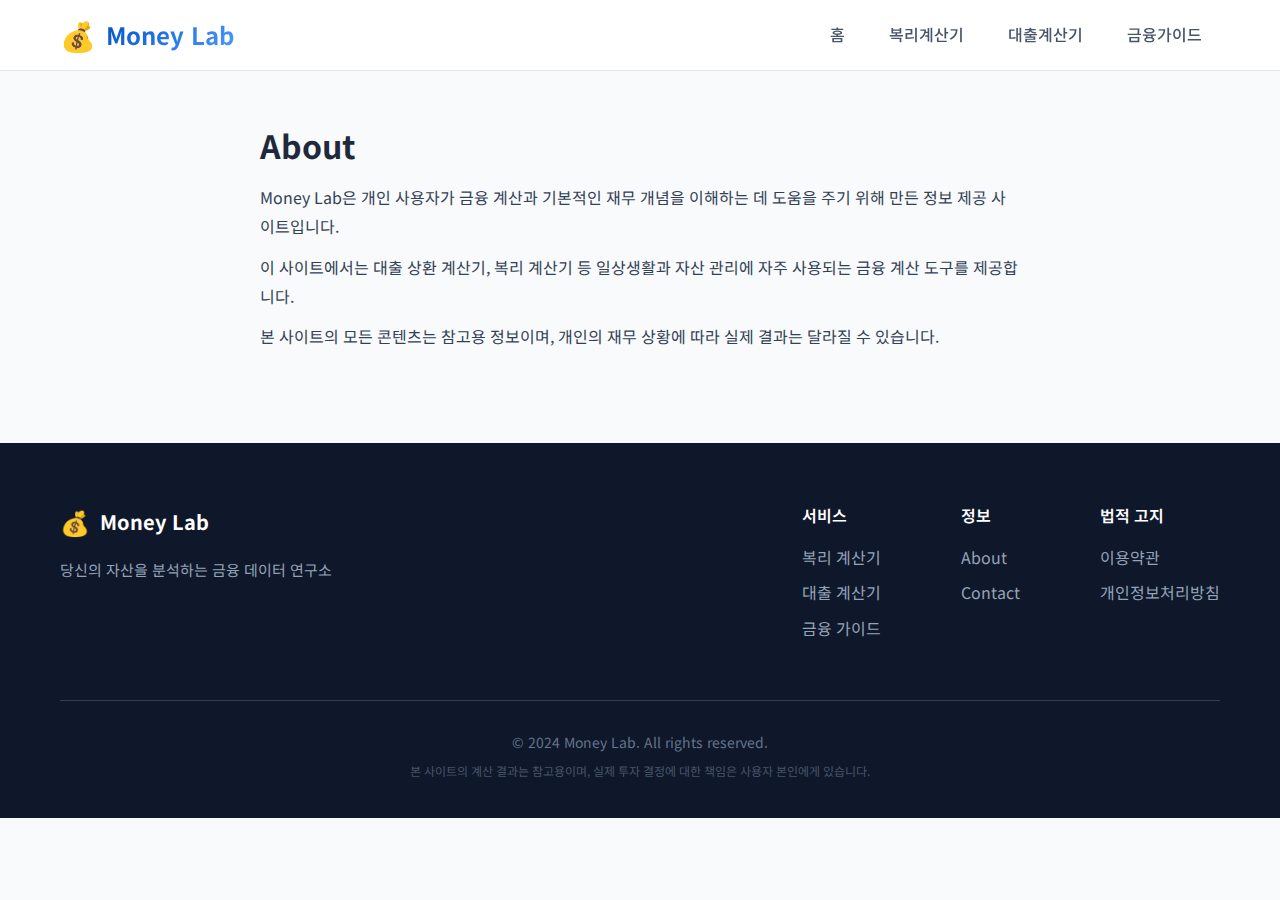
<file: about.html>
<!DOCTYPE html>
<html lang="ko">

<head>
    <meta charset="UTF-8">
    <meta name="viewport" content="width=device-width, initial-scale=1.0">
    <meta name="description" content="머니랩 소개 - 금융 데이터 연구소">
    <title>About - 머니랩 (Money Lab)</title>
    <link rel="preconnect" href="https://fonts.googleapis.com">
    <link rel="preconnect" href="https://fonts.gstatic.com" crossorigin>
    <link href="https://fonts.googleapis.com/css2?family=Noto+Sans+KR:wght@300;400;500;600;700&display=swap"
        rel="stylesheet">
    <link rel="stylesheet" href="styles.css">
</head>

<body>
    <header class="header" id="header">
        <nav class="nav-container">
            <a href="index.html" class="logo">
                <span class="logo-icon">💰</span>
                <span class="logo-text">Money Lab</span>
            </a>
            <button class="mobile-menu-btn" id="mobileMenuBtn" aria-label="메뉴 열기">
                <span></span><span></span><span></span>
            </button>
            <ul class="nav-menu" id="navMenu">
                <li><a href="index.html" class="nav-link">홈</a></li>
                <li><a href="compound-calculator.html" class="nav-link">복리계산기</a></li>
                <li><a href="loan-calculator.html" class="nav-link">대출계산기</a></li>
                <li><a href="guide.html" class="nav-link">금융가이드</a></li>
            </ul>
        </nav>
    </header>

    <main class="legal-page">
        <h1>About</h1>
        <p>Money Lab은 개인 사용자가 금융 계산과 기본적인 재무 개념을 이해하는 데 도움을 주기 위해 만든 정보 제공 사이트입니다.</p>
        <p>이 사이트에서는 대출 상환 계산기, 복리 계산기 등 일상생활과 자산 관리에 자주 사용되는 금융 계산 도구를 제공합니다.</p>
        <p>본 사이트의 모든 콘텐츠는 참고용 정보이며, 개인의 재무 상황에 따라 실제 결과는 달라질 수 있습니다.</p>
    </main>

    <footer class="footer">
        <div class="container">
            <div class="footer-content">
                <div class="footer-brand">
                    <a href="index.html" class="footer-logo">
                        <span class="logo-icon">💰</span>
                        <span class="logo-text">Money Lab</span>
                    </a>
                    <p>당신의 자산을 분석하는 금융 데이터 연구소</p>
                </div>
                <div class="footer-links">
                    <div class="footer-section">
                        <h4>서비스</h4>
                        <ul>
                            <li><a href="compound-calculator.html">복리 계산기</a></li>
                            <li><a href="loan-calculator.html">대출 계산기</a></li>
                            <li><a href="guide.html">금융 가이드</a></li>
                        </ul>
                    </div>
                    <div class="footer-section">
                        <h4>정보</h4>
                        <ul>
                            <li><a href="about.html">About</a></li>
                            <li><a href="contact.html">Contact</a></li>
                        </ul>
                    </div>
                    <div class="footer-section">
                        <h4>법적 고지</h4>
                        <ul>
                            <li><a href="terms.html">이용약관</a></li>
                            <li><a href="privacy.html">개인정보처리방침</a></li>
                        </ul>
                    </div>
                </div>
            </div>
            <div class="footer-bottom">
                <p>© 2024 Money Lab. All rights reserved.</p>
                <p class="disclaimer">본 사이트의 계산 결과는 참고용이며, 실제 투자 결정에 대한 책임은 사용자 본인에게 있습니다.</p>
            </div>
        </div>
    </footer>
    <script src="script.js"></script>
</body>

</html>
</file>
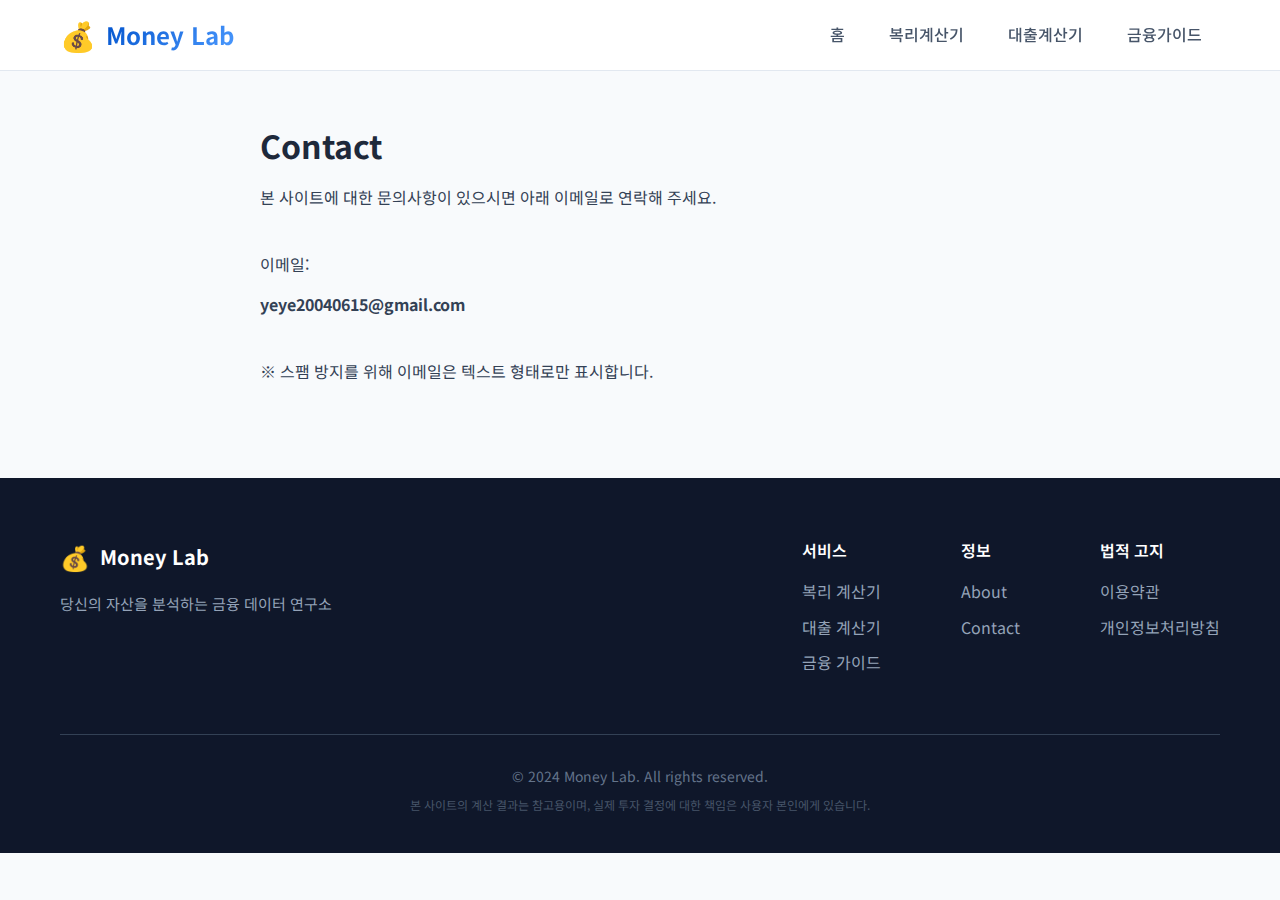
<file: contact.html>
<!DOCTYPE html>
<html lang="ko">

<head>
    <meta charset="UTF-8">
    <meta name="viewport" content="width=device-width, initial-scale=1.0">
    <meta name="description" content="머니랩 연락처 - 금융 데이터 연구소">
    <title>Contact - 머니랩 (Money Lab)</title>
    <link rel="preconnect" href="https://fonts.googleapis.com">
    <link rel="preconnect" href="https://fonts.gstatic.com" crossorigin>
    <link href="https://fonts.googleapis.com/css2?family=Noto+Sans+KR:wght@300;400;500;600;700&display=swap"
        rel="stylesheet">
    <link rel="stylesheet" href="styles.css">
</head>

<body>
    <header class="header" id="header">
        <nav class="nav-container">
            <a href="index.html" class="logo">
                <span class="logo-icon">💰</span>
                <span class="logo-text">Money Lab</span>
            </a>
            <button class="mobile-menu-btn" id="mobileMenuBtn" aria-label="메뉴 열기">
                <span></span><span></span><span></span>
            </button>
            <ul class="nav-menu" id="navMenu">
                <li><a href="index.html" class="nav-link">홈</a></li>
                <li><a href="compound-calculator.html" class="nav-link">복리계산기</a></li>
                <li><a href="loan-calculator.html" class="nav-link">대출계산기</a></li>
                <li><a href="guide.html" class="nav-link">금융가이드</a></li>
            </ul>
        </nav>
    </header>

    <main class="legal-page">
        <h1>Contact</h1>
        <p>본 사이트에 대한 문의사항이 있으시면 아래 이메일로 연락해 주세요.</p>
        <br>
        <p>이메일:</p>
        <p><strong>yeye20040615@gmail.com</strong></p>
        <br>
        <p>※ 스팸 방지를 위해 이메일은 텍스트 형태로만 표시합니다.</p>
    </main>

    <footer class="footer">
        <div class="container">
            <div class="footer-content">
                <div class="footer-brand">
                    <a href="index.html" class="footer-logo">
                        <span class="logo-icon">💰</span>
                        <span class="logo-text">Money Lab</span>
                    </a>
                    <p>당신의 자산을 분석하는 금융 데이터 연구소</p>
                </div>
                <div class="footer-links">
                    <div class="footer-section">
                        <h4>서비스</h4>
                        <ul>
                            <li><a href="compound-calculator.html">복리 계산기</a></li>
                            <li><a href="loan-calculator.html">대출 계산기</a></li>
                            <li><a href="guide.html">금융 가이드</a></li>
                        </ul>
                    </div>
                    <div class="footer-section">
                        <h4>정보</h4>
                        <ul>
                            <li><a href="about.html">About</a></li>
                            <li><a href="contact.html">Contact</a></li>
                        </ul>
                    </div>
                    <div class="footer-section">
                        <h4>법적 고지</h4>
                        <ul>
                            <li><a href="terms.html">이용약관</a></li>
                            <li><a href="privacy.html">개인정보처리방침</a></li>
                        </ul>
                    </div>
                </div>
            </div>
            <div class="footer-bottom">
                <p>© 2024 Money Lab. All rights reserved.</p>
                <p class="disclaimer">본 사이트의 계산 결과는 참고용이며, 실제 투자 결정에 대한 책임은 사용자 본인에게 있습니다.</p>
            </div>
        </div>
    </footer>
    <script src="script.js"></script>
</body>

</html>
</file>
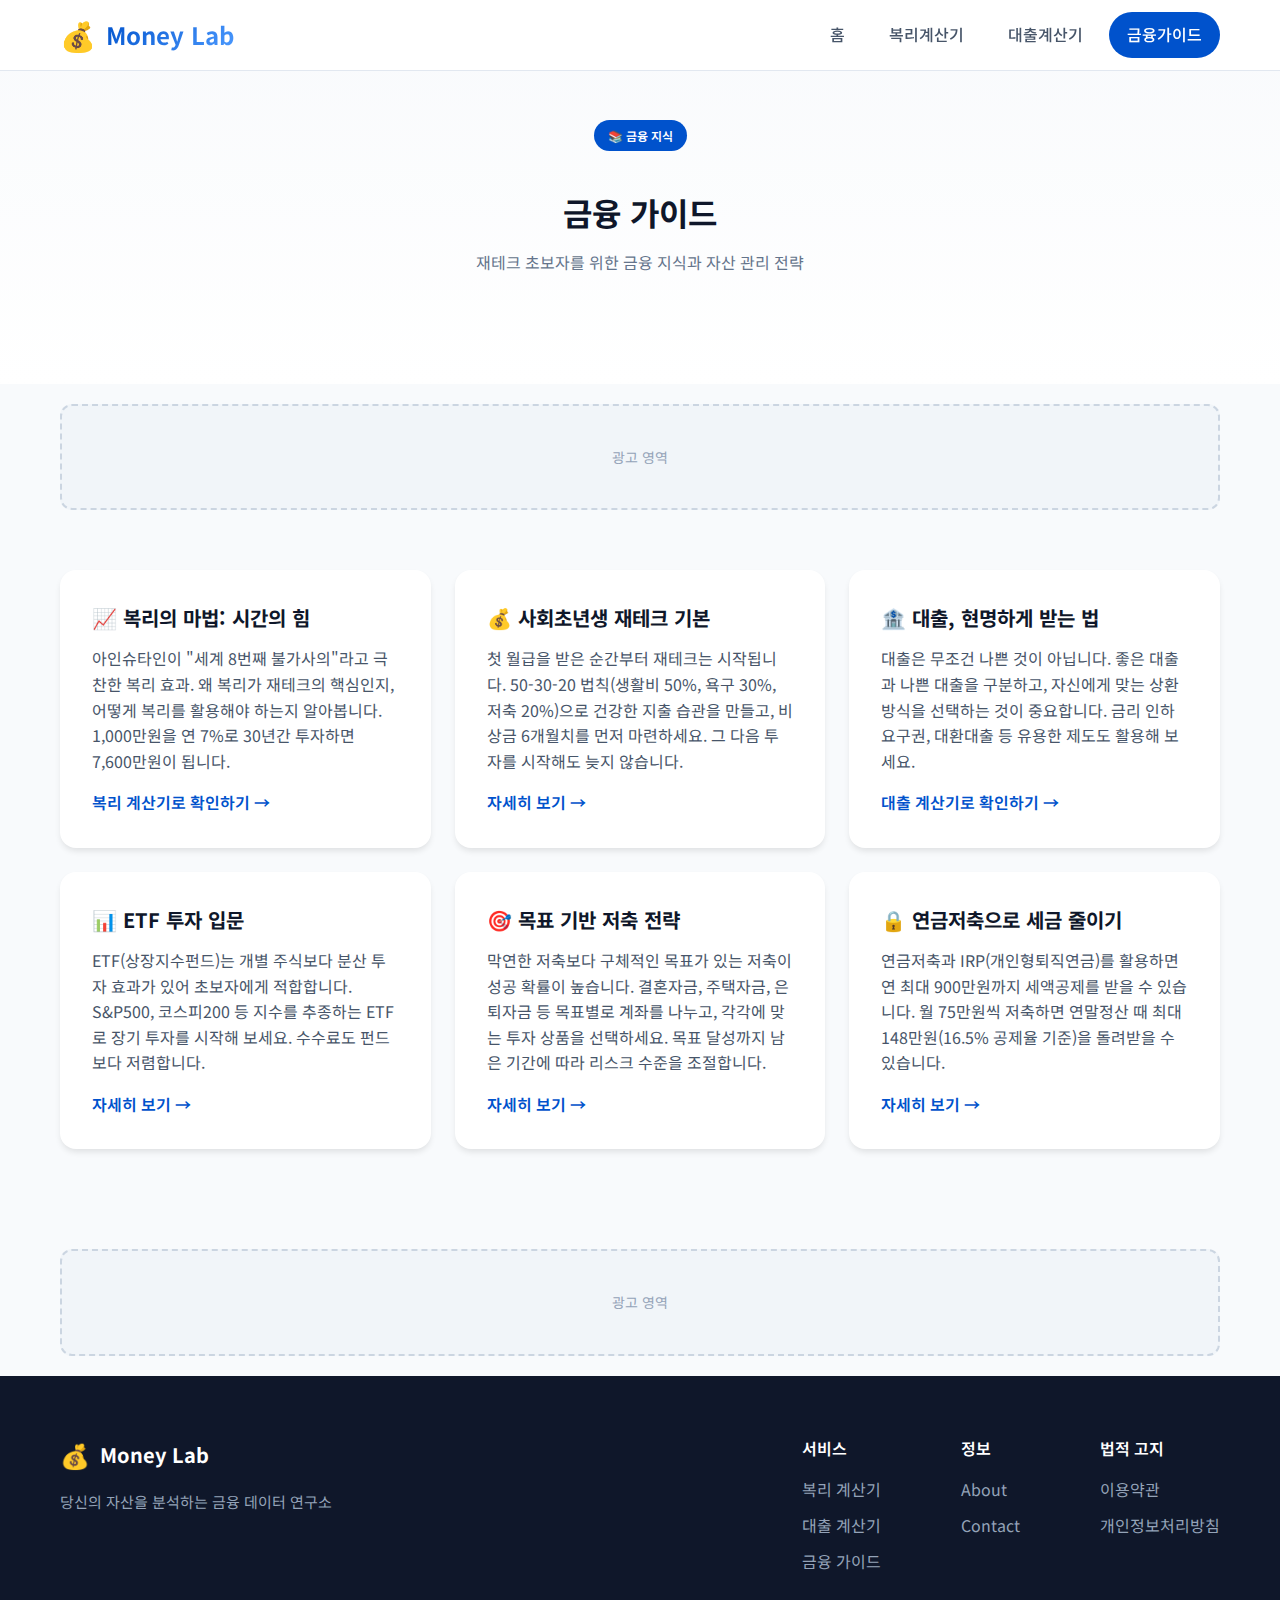
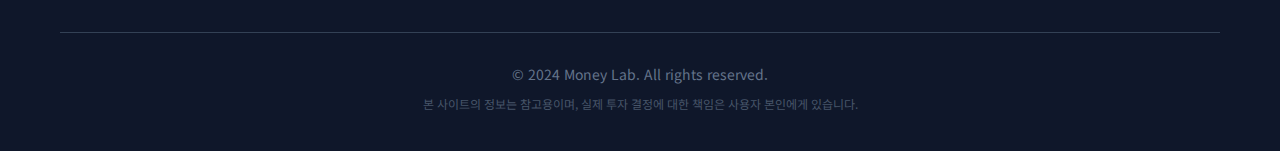
<file: guide.html>
<!DOCTYPE html>
<html lang="ko">

<head>
    <meta charset="UTF-8">
    <meta name="viewport" content="width=device-width, initial-scale=1.0">
    <meta name="description" content="머니랩 금융 가이드 - 재테크 초보자를 위한 금융 지식과 자산 관리 전략을 알려드립니다.">
    <meta name="keywords" content="금융가이드, 재테크, 자산관리, 투자전략, 복리효과, 저축, 머니랩">
    <title>금융 가이드 - 머니랩 (Money Lab)</title>
    <link rel="preconnect" href="https://fonts.googleapis.com">
    <link rel="preconnect" href="https://fonts.gstatic.com" crossorigin>
    <link href="https://fonts.googleapis.com/css2?family=Noto+Sans+KR:wght@300;400;500;600;700&display=swap"
        rel="stylesheet">
    <link rel="stylesheet" href="styles.css">
</head>

<body>
    <header class="header" id="header">
        <nav class="nav-container">
            <a href="index.html" class="logo">
                <span class="logo-icon">💰</span>
                <span class="logo-text">Money Lab</span>
            </a>
            <button class="mobile-menu-btn" id="mobileMenuBtn" aria-label="메뉴 열기">
                <span></span><span></span><span></span>
            </button>
            <ul class="nav-menu" id="navMenu">
                <li><a href="index.html" class="nav-link">홈</a></li>
                <li><a href="compound-calculator.html" class="nav-link">복리계산기</a></li>
                <li><a href="loan-calculator.html" class="nav-link">대출계산기</a></li>
                <li><a href="guide.html" class="nav-link active">금융가이드</a></li>
            </ul>
        </nav>
    </header>

    <section class="guide-hero">
        <div class="container">
            <span class="article-category">📚 금융 지식</span>
            <h1 class="section-title" style="margin-top: 20px;">금융 가이드</h1>
            <p class="section-subtitle">재테크 초보자를 위한 금융 지식과 자산 관리 전략</p>
        </div>
    </section>

    <div class="ad-space">
        <div class="ad-placeholder">광고 영역</div>
    </div>

    <div class="guide-grid">
        <article class="guide-card">
            <h3>📈 복리의 마법: 시간의 힘</h3>
            <p>아인슈타인이 "세계 8번째 불가사의"라고 극찬한 복리 효과. 왜 복리가 재테크의 핵심인지, 어떻게 복리를 활용해야 하는지 알아봅니다. 1,000만원을 연 7%로 30년간 투자하면
                7,600만원이 됩니다.</p>
            <a href="compound-calculator.html" class="read-more">복리 계산기로 확인하기 →</a>
        </article>

        <article class="guide-card">
            <h3>💰 사회초년생 재테크 기본</h3>
            <p>첫 월급을 받은 순간부터 재테크는 시작됩니다. 50-30-20 법칙(생활비 50%, 욕구 30%, 저축 20%)으로 건강한 지출 습관을 만들고, 비상금 6개월치를 먼저 마련하세요. 그 다음
                투자를 시작해도 늦지 않습니다.</p>
            <span class="read-more">자세히 보기 →</span>
        </article>

        <article class="guide-card">
            <h3>🏦 대출, 현명하게 받는 법</h3>
            <p>대출은 무조건 나쁜 것이 아닙니다. 좋은 대출과 나쁜 대출을 구분하고, 자신에게 맞는 상환 방식을 선택하는 것이 중요합니다. 금리 인하 요구권, 대환대출 등 유용한 제도도 활용해 보세요.
            </p>
            <a href="loan-calculator.html" class="read-more">대출 계산기로 확인하기 →</a>
        </article>

        <article class="guide-card">
            <h3>📊 ETF 투자 입문</h3>
            <p>ETF(상장지수펀드)는 개별 주식보다 분산 투자 효과가 있어 초보자에게 적합합니다. S&P500, 코스피200 등 지수를 추종하는 ETF로 장기 투자를 시작해 보세요. 수수료도 펀드보다
                저렴합니다.</p>
            <span class="read-more">자세히 보기 →</span>
        </article>

        <article class="guide-card">
            <h3>🎯 목표 기반 저축 전략</h3>
            <p>막연한 저축보다 구체적인 목표가 있는 저축이 성공 확률이 높습니다. 결혼자금, 주택자금, 은퇴자금 등 목표별로 계좌를 나누고, 각각에 맞는 투자 상품을 선택하세요. 목표 달성까지 남은
                기간에 따라 리스크 수준을 조절합니다.</p>
            <span class="read-more">자세히 보기 →</span>
        </article>

        <article class="guide-card">
            <h3>🔒 연금저축으로 세금 줄이기</h3>
            <p>연금저축과 IRP(개인형퇴직연금)를 활용하면 연 최대 900만원까지 세액공제를 받을 수 있습니다. 월 75만원씩 저축하면 연말정산 때 최대 148만원(16.5% 공제율 기준)을 돌려받을 수
                있습니다.</p>
            <span class="read-more">자세히 보기 →</span>
        </article>
    </div>

    <div class="ad-space">
        <div class="ad-placeholder">광고 영역</div>
    </div>

    <footer class="footer">
        <div class="container">
            <div class="footer-content">
                <div class="footer-brand">
                    <a href="index.html" class="footer-logo">
                        <span class="logo-icon">💰</span>
                        <span class="logo-text">Money Lab</span>
                    </a>
                    <p>당신의 자산을 분석하는 금융 데이터 연구소</p>
                </div>
                <div class="footer-links">
                    <div class="footer-section">
                        <h4>서비스</h4>
                        <ul>
                            <li><a href="compound-calculator.html">복리 계산기</a></li>
                            <li><a href="loan-calculator.html">대출 계산기</a></li>
                            <li><a href="guide.html">금융 가이드</a></li>
                        </ul>
                    </div>
                    <div class="footer-section">
                        <h4>정보</h4>
                        <ul>
                            <li><a href="about.html">About</a></li>
                            <li><a href="contact.html">Contact</a></li>
                        </ul>
                    </div>
                    <div class="footer-section">
                        <h4>법적 고지</h4>
                        <ul>
                            <li><a href="terms.html">이용약관</a></li>
                            <li><a href="privacy.html">개인정보처리방침</a></li>
                        </ul>
                    </div>
                </div>
            </div>
            <div class="footer-bottom">
                <p>© 2024 Money Lab. All rights reserved.</p>
                <p class="disclaimer">본 사이트의 정보는 참고용이며, 실제 투자 결정에 대한 책임은 사용자 본인에게 있습니다.</p>
            </div>
        </div>
    </footer>
    <script src="script.js"></script>
</body>

</html>
</file>
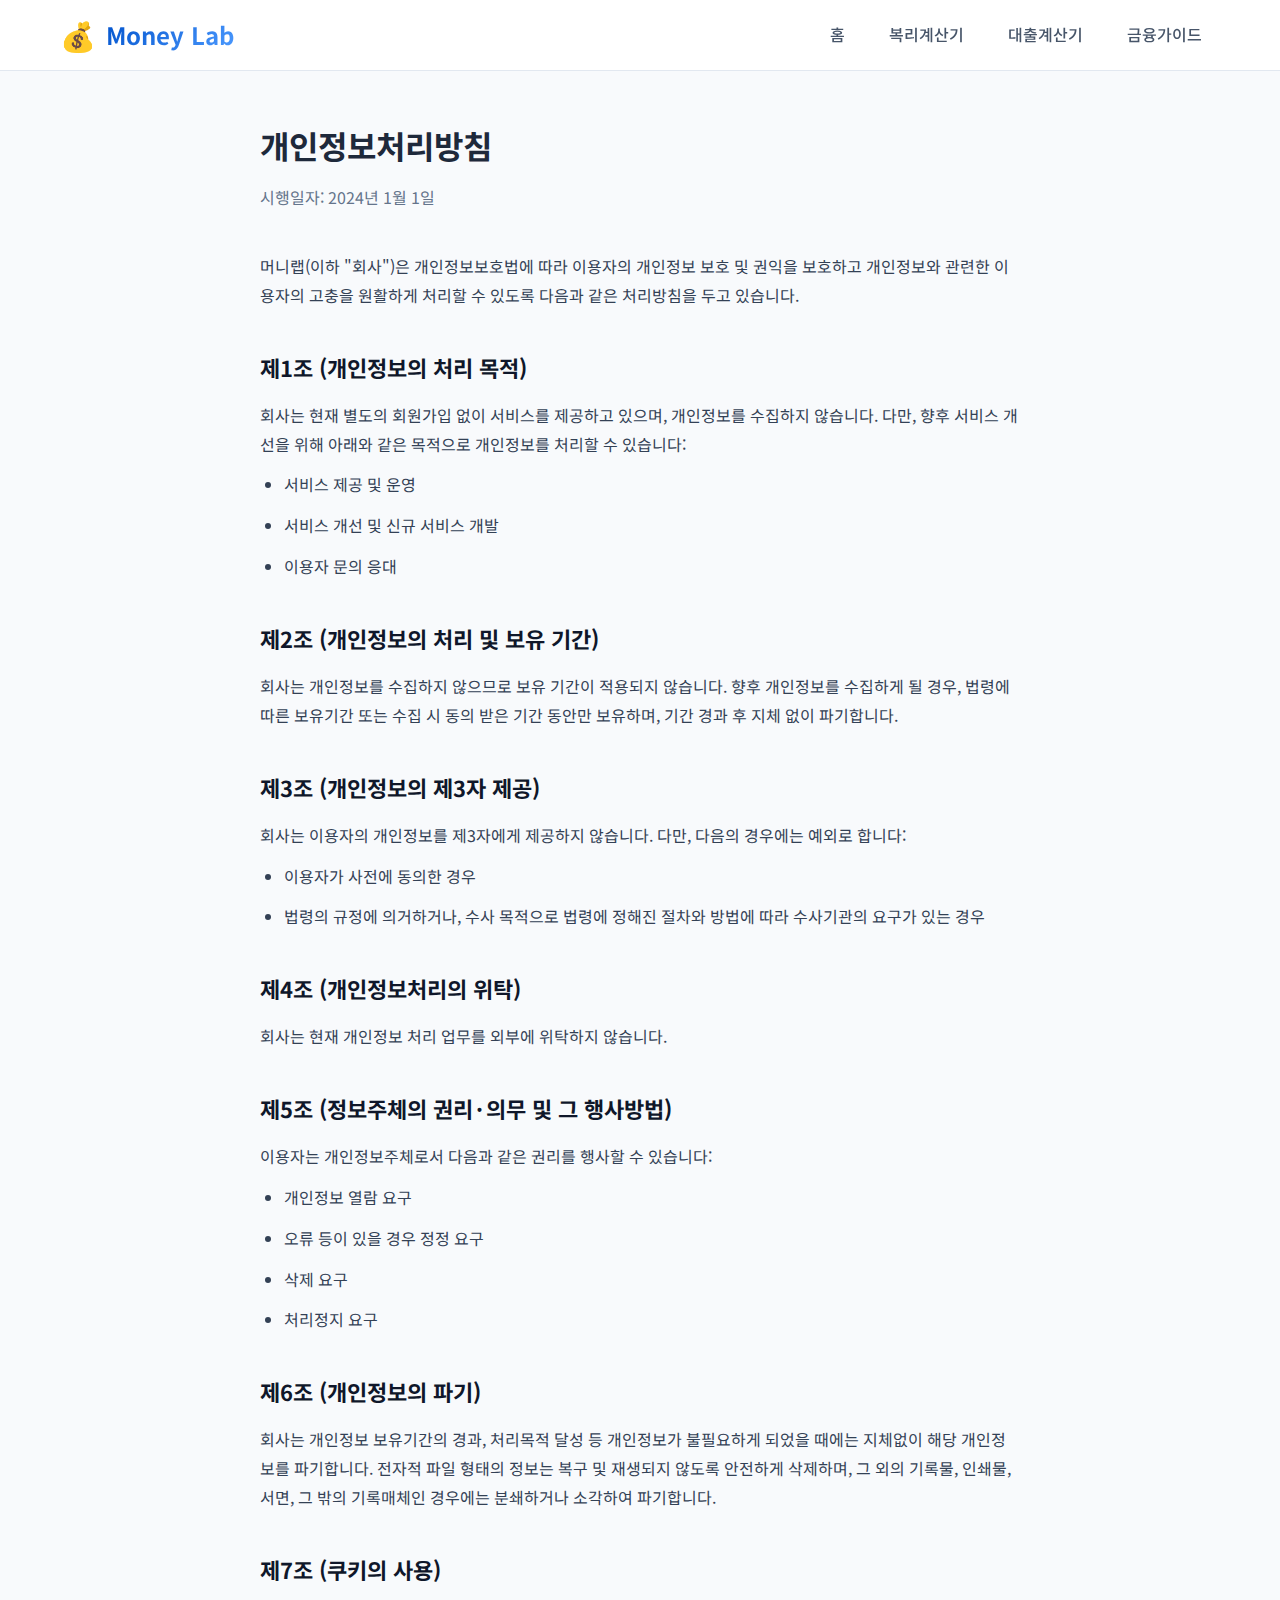
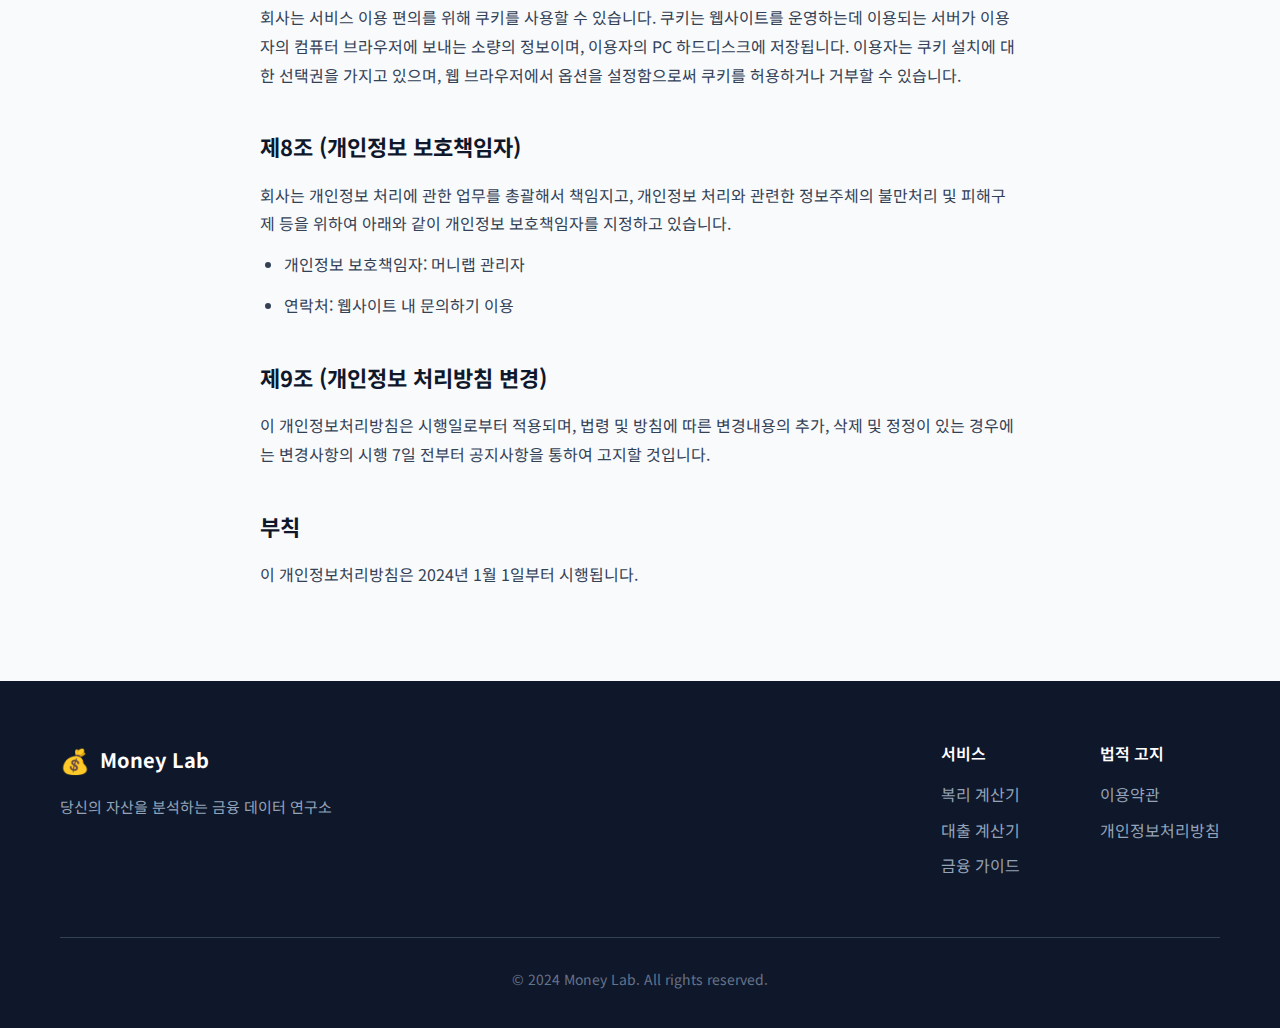
<file: privacy.html>
<!DOCTYPE html>
<html lang="ko">

<head>
    <meta charset="UTF-8">
    <meta name="viewport" content="width=device-width, initial-scale=1.0">
    <meta name="description" content="머니랩 개인정보처리방침">
    <title>개인정보처리방침 - 머니랩 (Money Lab)</title>
    <link rel="preconnect" href="https://fonts.googleapis.com">
    <link rel="preconnect" href="https://fonts.gstatic.com" crossorigin>
    <link href="https://fonts.googleapis.com/css2?family=Noto+Sans+KR:wght@300;400;500;600;700&display=swap"
        rel="stylesheet">
    <link rel="stylesheet" href="styles.css">
</head>

<body>
    <header class="header" id="header">
        <nav class="nav-container">
            <a href="index.html" class="logo">
                <span class="logo-icon">💰</span>
                <span class="logo-text">Money Lab</span>
            </a>
            <button class="mobile-menu-btn" id="mobileMenuBtn" aria-label="메뉴 열기">
                <span></span><span></span><span></span>
            </button>
            <ul class="nav-menu" id="navMenu">
                <li><a href="index.html" class="nav-link">홈</a></li>
                <li><a href="compound-calculator.html" class="nav-link">복리계산기</a></li>
                <li><a href="loan-calculator.html" class="nav-link">대출계산기</a></li>
                <li><a href="guide.html" class="nav-link">금융가이드</a></li>
            </ul>
        </nav>
    </header>

    <main class="legal-page">
        <h1>개인정보처리방침</h1>
        <p class="update-date">시행일자: 2024년 1월 1일</p>

        <p>머니랩(이하 "회사")은 개인정보보호법에 따라 이용자의 개인정보 보호 및 권익을 보호하고 개인정보와 관련한 이용자의 고충을 원활하게 처리할 수 있도록 다음과 같은 처리방침을 두고 있습니다.</p>

        <h2>제1조 (개인정보의 처리 목적)</h2>
        <p>회사는 현재 별도의 회원가입 없이 서비스를 제공하고 있으며, 개인정보를 수집하지 않습니다. 다만, 향후 서비스 개선을 위해 아래와 같은 목적으로 개인정보를 처리할 수 있습니다:</p>
        <ul>
            <li>서비스 제공 및 운영</li>
            <li>서비스 개선 및 신규 서비스 개발</li>
            <li>이용자 문의 응대</li>
        </ul>

        <h2>제2조 (개인정보의 처리 및 보유 기간)</h2>
        <p>회사는 개인정보를 수집하지 않으므로 보유 기간이 적용되지 않습니다. 향후 개인정보를 수집하게 될 경우, 법령에 따른 보유기간 또는 수집 시 동의 받은 기간 동안만 보유하며, 기간 경과 후 지체
            없이 파기합니다.</p>

        <h2>제3조 (개인정보의 제3자 제공)</h2>
        <p>회사는 이용자의 개인정보를 제3자에게 제공하지 않습니다. 다만, 다음의 경우에는 예외로 합니다:</p>
        <ul>
            <li>이용자가 사전에 동의한 경우</li>
            <li>법령의 규정에 의거하거나, 수사 목적으로 법령에 정해진 절차와 방법에 따라 수사기관의 요구가 있는 경우</li>
        </ul>

        <h2>제4조 (개인정보처리의 위탁)</h2>
        <p>회사는 현재 개인정보 처리 업무를 외부에 위탁하지 않습니다.</p>

        <h2>제5조 (정보주체의 권리·의무 및 그 행사방법)</h2>
        <p>이용자는 개인정보주체로서 다음과 같은 권리를 행사할 수 있습니다:</p>
        <ul>
            <li>개인정보 열람 요구</li>
            <li>오류 등이 있을 경우 정정 요구</li>
            <li>삭제 요구</li>
            <li>처리정지 요구</li>
        </ul>

        <h2>제6조 (개인정보의 파기)</h2>
        <p>회사는 개인정보 보유기간의 경과, 처리목적 달성 등 개인정보가 불필요하게 되었을 때에는 지체없이 해당 개인정보를 파기합니다. 전자적 파일 형태의 정보는 복구 및 재생되지 않도록 안전하게 삭제하며,
            그 외의 기록물, 인쇄물, 서면, 그 밖의 기록매체인 경우에는 분쇄하거나 소각하여 파기합니다.</p>

        <h2>제7조 (쿠키의 사용)</h2>
        <p>회사는 서비스 이용 편의를 위해 쿠키를 사용할 수 있습니다. 쿠키는 웹사이트를 운영하는데 이용되는 서버가 이용자의 컴퓨터 브라우저에 보내는 소량의 정보이며, 이용자의 PC 하드디스크에 저장됩니다.
            이용자는 쿠키 설치에 대한 선택권을 가지고 있으며, 웹 브라우저에서 옵션을 설정함으로써 쿠키를 허용하거나 거부할 수 있습니다.</p>

        <h2>제8조 (개인정보 보호책임자)</h2>
        <p>회사는 개인정보 처리에 관한 업무를 총괄해서 책임지고, 개인정보 처리와 관련한 정보주체의 불만처리 및 피해구제 등을 위하여 아래와 같이 개인정보 보호책임자를 지정하고 있습니다.</p>
        <ul>
            <li>개인정보 보호책임자: 머니랩 관리자</li>
            <li>연락처: 웹사이트 내 문의하기 이용</li>
        </ul>

        <h2>제9조 (개인정보 처리방침 변경)</h2>
        <p>이 개인정보처리방침은 시행일로부터 적용되며, 법령 및 방침에 따른 변경내용의 추가, 삭제 및 정정이 있는 경우에는 변경사항의 시행 7일 전부터 공지사항을 통하여 고지할 것입니다.</p>

        <h2>부칙</h2>
        <p>이 개인정보처리방침은 2024년 1월 1일부터 시행됩니다.</p>
    </main>

    <footer class="footer">
        <div class="container">
            <div class="footer-content">
                <div class="footer-brand">
                    <a href="index.html" class="footer-logo">
                        <span class="logo-icon">💰</span>
                        <span class="logo-text">Money Lab</span>
                    </a>
                    <p>당신의 자산을 분석하는 금융 데이터 연구소</p>
                </div>
                <div class="footer-links">
                    <div class="footer-section">
                        <h4>서비스</h4>
                        <ul>
                            <li><a href="compound-calculator.html">복리 계산기</a></li>
                            <li><a href="loan-calculator.html">대출 계산기</a></li>
                            <li><a href="guide.html">금융 가이드</a></li>
                        </ul>
                    </div>
                    <div class="footer-section">
                        <h4>법적 고지</h4>
                        <ul>
                            <li><a href="terms.html">이용약관</a></li>
                            <li><a href="privacy.html">개인정보처리방침</a></li>
                        </ul>
                    </div>
                </div>
            </div>
            <div class="footer-bottom">
                <p>© 2024 Money Lab. All rights reserved.</p>
            </div>
        </div>
    </footer>
    <script src="script.js"></script>
</body>

</html>
</file>
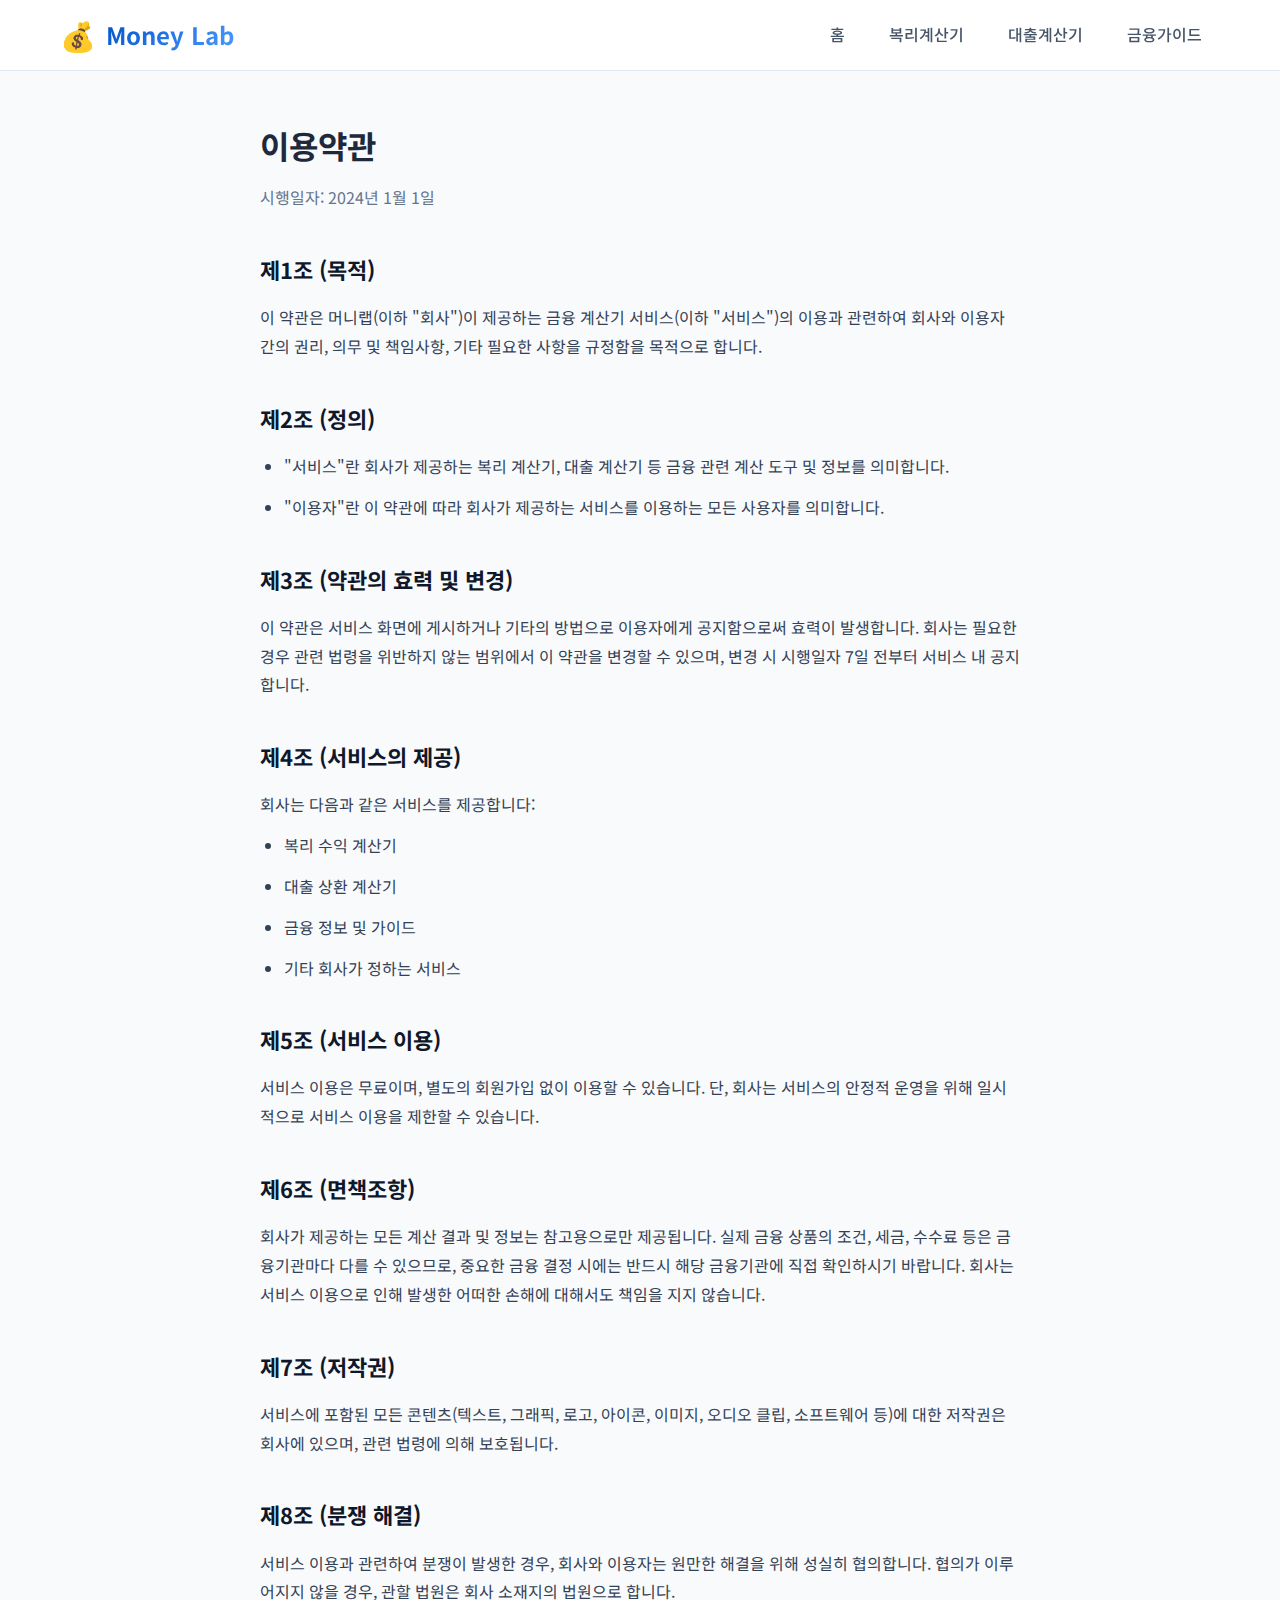
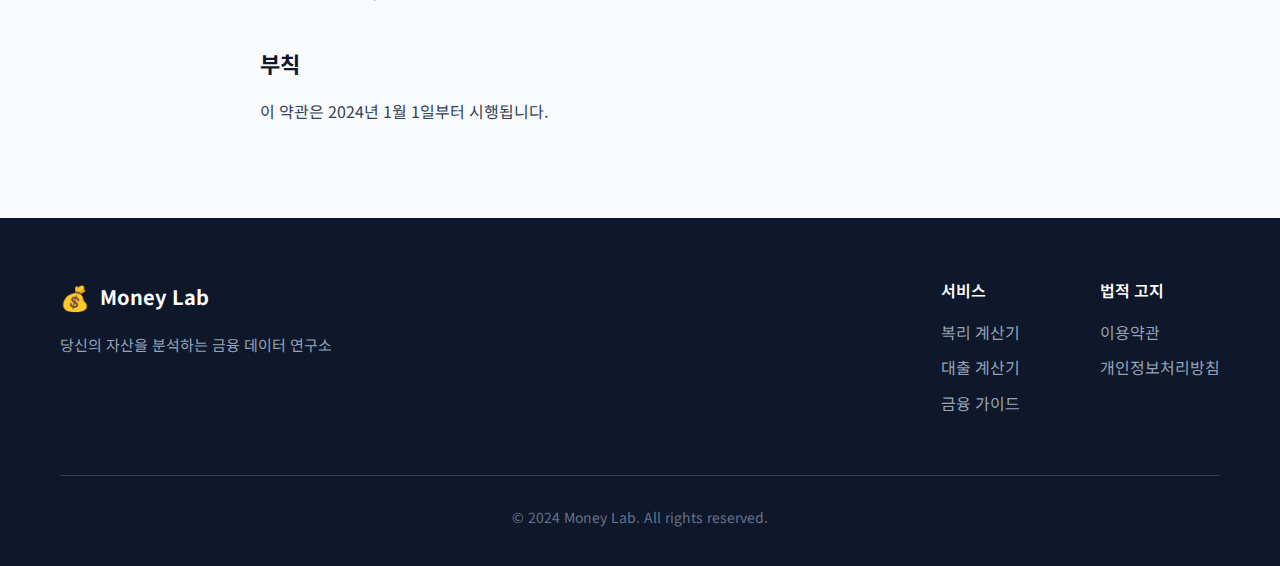
<file: terms.html>
<!DOCTYPE html>
<html lang="ko">

<head>
    <meta charset="UTF-8">
    <meta name="viewport" content="width=device-width, initial-scale=1.0">
    <meta name="description" content="머니랩 이용약관">
    <title>이용약관 - 머니랩 (Money Lab)</title>
    <link rel="preconnect" href="https://fonts.googleapis.com">
    <link rel="preconnect" href="https://fonts.gstatic.com" crossorigin>
    <link href="https://fonts.googleapis.com/css2?family=Noto+Sans+KR:wght@300;400;500;600;700&display=swap"
        rel="stylesheet">
    <link rel="stylesheet" href="styles.css">
</head>

<body>
    <header class="header" id="header">
        <nav class="nav-container">
            <a href="index.html" class="logo">
                <span class="logo-icon">💰</span>
                <span class="logo-text">Money Lab</span>
            </a>
            <button class="mobile-menu-btn" id="mobileMenuBtn" aria-label="메뉴 열기">
                <span></span><span></span><span></span>
            </button>
            <ul class="nav-menu" id="navMenu">
                <li><a href="index.html" class="nav-link">홈</a></li>
                <li><a href="compound-calculator.html" class="nav-link">복리계산기</a></li>
                <li><a href="loan-calculator.html" class="nav-link">대출계산기</a></li>
                <li><a href="guide.html" class="nav-link">금융가이드</a></li>
            </ul>
        </nav>
    </header>

    <main class="legal-page">
        <h1>이용약관</h1>
        <p class="update-date">시행일자: 2024년 1월 1일</p>

        <h2>제1조 (목적)</h2>
        <p>이 약관은 머니랩(이하 "회사")이 제공하는 금융 계산기 서비스(이하 "서비스")의 이용과 관련하여 회사와 이용자 간의 권리, 의무 및 책임사항, 기타 필요한 사항을 규정함을 목적으로 합니다.
        </p>

        <h2>제2조 (정의)</h2>
        <ul>
            <li>"서비스"란 회사가 제공하는 복리 계산기, 대출 계산기 등 금융 관련 계산 도구 및 정보를 의미합니다.</li>
            <li>"이용자"란 이 약관에 따라 회사가 제공하는 서비스를 이용하는 모든 사용자를 의미합니다.</li>
        </ul>

        <h2>제3조 (약관의 효력 및 변경)</h2>
        <p>이 약관은 서비스 화면에 게시하거나 기타의 방법으로 이용자에게 공지함으로써 효력이 발생합니다. 회사는 필요한 경우 관련 법령을 위반하지 않는 범위에서 이 약관을 변경할 수 있으며, 변경 시
            시행일자 7일 전부터 서비스 내 공지합니다.</p>

        <h2>제4조 (서비스의 제공)</h2>
        <p>회사는 다음과 같은 서비스를 제공합니다:</p>
        <ul>
            <li>복리 수익 계산기</li>
            <li>대출 상환 계산기</li>
            <li>금융 정보 및 가이드</li>
            <li>기타 회사가 정하는 서비스</li>
        </ul>

        <h2>제5조 (서비스 이용)</h2>
        <p>서비스 이용은 무료이며, 별도의 회원가입 없이 이용할 수 있습니다. 단, 회사는 서비스의 안정적 운영을 위해 일시적으로 서비스 이용을 제한할 수 있습니다.</p>

        <h2>제6조 (면책조항)</h2>
        <p>회사가 제공하는 모든 계산 결과 및 정보는 참고용으로만 제공됩니다. 실제 금융 상품의 조건, 세금, 수수료 등은 금융기관마다 다를 수 있으므로, 중요한 금융 결정 시에는 반드시 해당 금융기관에
            직접 확인하시기 바랍니다. 회사는 서비스 이용으로 인해 발생한 어떠한 손해에 대해서도 책임을 지지 않습니다.</p>

        <h2>제7조 (저작권)</h2>
        <p>서비스에 포함된 모든 콘텐츠(텍스트, 그래픽, 로고, 아이콘, 이미지, 오디오 클립, 소프트웨어 등)에 대한 저작권은 회사에 있으며, 관련 법령에 의해 보호됩니다.</p>

        <h2>제8조 (분쟁 해결)</h2>
        <p>서비스 이용과 관련하여 분쟁이 발생한 경우, 회사와 이용자는 원만한 해결을 위해 성실히 협의합니다. 협의가 이루어지지 않을 경우, 관할 법원은 회사 소재지의 법원으로 합니다.</p>

        <h2>부칙</h2>
        <p>이 약관은 2024년 1월 1일부터 시행됩니다.</p>
    </main>

    <footer class="footer">
        <div class="container">
            <div class="footer-content">
                <div class="footer-brand">
                    <a href="index.html" class="footer-logo">
                        <span class="logo-icon">💰</span>
                        <span class="logo-text">Money Lab</span>
                    </a>
                    <p>당신의 자산을 분석하는 금융 데이터 연구소</p>
                </div>
                <div class="footer-links">
                    <div class="footer-section">
                        <h4>서비스</h4>
                        <ul>
                            <li><a href="compound-calculator.html">복리 계산기</a></li>
                            <li><a href="loan-calculator.html">대출 계산기</a></li>
                            <li><a href="guide.html">금융 가이드</a></li>
                        </ul>
                    </div>
                    <div class="footer-section">
                        <h4>법적 고지</h4>
                        <ul>
                            <li><a href="terms.html">이용약관</a></li>
                            <li><a href="privacy.html">개인정보처리방침</a></li>
                        </ul>
                    </div>
                </div>
            </div>
            <div class="footer-bottom">
                <p>© 2024 Money Lab. All rights reserved.</p>
            </div>
        </div>
    </footer>
    <script src="script.js"></script>
</body>

</html>
</file>
<file: styles.css>
/* Money Lab - Global Styles */
:root {
    --primary-color: #0052cc;
    --primary-light: #4c9aff;
    --primary-dark: #003d99;
    --secondary-color: #10b981;
    --white: #ffffff;
    --gray-50: #f8fafc;
    --gray-100: #f1f5f9;
    --gray-200: #e2e8f0;
    --gray-300: #cbd5e1;
    --gray-400: #94a3b8;
    --gray-500: #64748b;
    --gray-600: #475569;
    --gray-700: #334155;
    --gray-800: #1e293b;
    --gray-900: #0f172a;
    --success: #10b981;
    --gradient-primary: linear-gradient(135deg, #0052cc 0%, #4c9aff 100%);
    --shadow-md: 0 4px 6px -1px rgba(0, 0, 0, 0.1);
    --shadow-lg: 0 10px 15px -3px rgba(0, 0, 0, 0.1);
    --shadow-xl: 0 20px 25px -5px rgba(0, 0, 0, 0.1);
    --shadow-2xl: 0 25px 50px -12px rgba(0, 0, 0, 0.25);
    --shadow-blue: 0 10px 40px -10px rgba(0, 82, 204, 0.3);
    --radius-sm: 8px;
    --radius-md: 12px;
    --radius-lg: 16px;
    --radius-xl: 24px;
    --radius-full: 9999px;
    --transition-fast: 150ms ease;
    --transition-normal: 250ms ease;
    --font-family: 'Noto Sans KR', sans-serif;
}

*,
*::before,
*::after {
    box-sizing: border-box;
    margin: 0;
    padding: 0;
}

html {
    scroll-behavior: smooth;
}

body {
    font-family: var(--font-family);
    font-size: 16px;
    line-height: 1.6;
    color: var(--gray-800);
    background: var(--gray-50);
}

a {
    text-decoration: none;
    color: inherit;
}

img {
    max-width: 100%;
    height: auto;
}

button {
    font-family: inherit;
    cursor: pointer;
    border: none;
    background: none;
}

input,
select {
    font-family: inherit;
    font-size: inherit;
}

ul,
ol {
    list-style: none;
}

.container {
    max-width: 1200px;
    margin: 0 auto;
    padding: 0 20px;
    width: 100%;
}

/* Header */
.header {
    position: fixed;
    top: 0;
    left: 0;
    right: 0;
    z-index: 1000;
    background: rgba(255, 255, 255, 0.95);
    backdrop-filter: blur(20px);
    border-bottom: 1px solid var(--gray-200);
}

.nav-container {
    max-width: 1200px;
    margin: 0 auto;
    padding: 0 20px;
    height: 70px;
    display: flex;
    align-items: center;
    justify-content: space-between;
}

.logo {
    display: flex;
    align-items: center;
    gap: 10px;
    font-weight: 700;
    font-size: 1.5rem;
}

.logo-icon {
    font-size: 1.8rem;
}

.logo-text {
    background: var(--gradient-primary);
    -webkit-background-clip: text;
    -webkit-text-fill-color: transparent;
    background-clip: text;
}

.nav-menu {
    display: flex;
    align-items: center;
    gap: 8px;
}

.nav-link {
    display: inline-block;
    padding: 10px 18px;
    border-radius: var(--radius-full);
    font-weight: 500;
    color: var(--gray-600);
    transition: all var(--transition-fast);
}

.nav-link:hover {
    color: var(--primary-color);
    background: var(--gray-100);
}

.nav-link.active {
    color: var(--white);
    background: var(--primary-color);
}

.logo,
.mobile-menu-btn {
    position: relative;
    z-index: 2100;
}

.mobile-menu-btn {
    display: none;
    flex-direction: column;
    gap: 5px;
    padding: 10px;
}

.mobile-menu-btn span {
    width: 24px;
    height: 2px;
    background: var(--gray-700);
    border-radius: 2px;
    transition: all var(--transition-fast);
    transform-origin: center;
}

.mobile-menu-btn.active span:nth-child(1) {
    transform: translateY(7px) rotate(45deg);
}

.mobile-menu-btn.active span:nth-child(2) {
    opacity: 0;
}

.mobile-menu-btn.active span:nth-child(3) {
    transform: translateY(-7px) rotate(-45deg);
}

/* Ad Space */
.ad-space {
    max-width: 1200px;
    margin: 0 auto;
    padding: 20px;
}

.ad-placeholder {
    background: var(--gray-100);
    border: 2px dashed var(--gray-300);
    border-radius: var(--radius-md);
    padding: 40px;
    text-align: center;
    color: var(--gray-400);
    font-size: 0.875rem;
}

.ad-top {
    margin-top: 90px;
}

/* Hero Section */
.hero {
    padding: 60px 20px 80px;
    max-width: 1200px;
    margin: 0 auto;
    display: grid;
    grid-template-columns: 1fr 1fr;
    gap: 60px;
    align-items: center;
    min-height: 500px;
}

.hero-badge {
    display: inline-block;
    padding: 8px 16px;
    background: rgba(0, 82, 204, 0.1);
    color: var(--primary-color);
    border-radius: var(--radius-full);
    font-size: 0.875rem;
    font-weight: 600;
    margin-bottom: 20px;
}

.hero-title {
    font-size: 3rem;
    font-weight: 700;
    line-height: 1.2;
    color: var(--gray-900);
    margin-bottom: 20px;
}

.gradient-text {
    background: var(--gradient-primary);
    -webkit-background-clip: text;
    -webkit-text-fill-color: transparent;
    background-clip: text;
}

.hero-description {
    font-size: 1.125rem;
    color: var(--gray-600);
    margin-bottom: 32px;
    line-height: 1.8;
}

.hero-buttons {
    display: flex;
    gap: 16px;
    flex-wrap: wrap;
}

.btn {
    display: inline-flex;
    align-items: center;
    gap: 8px;
    padding: 14px 28px;
    border-radius: var(--radius-full);
    font-weight: 600;
    font-size: 1rem;
    transition: all var(--transition-normal);
}

.btn-primary {
    background: var(--gradient-primary);
    color: var(--white);
    box-shadow: var(--shadow-blue);
}

.btn-primary:hover {
    transform: translateY(-2px);
}

.btn-secondary {
    background: var(--white);
    color: var(--gray-700);
    border: 2px solid var(--gray-200);
}

.btn-secondary:hover {
    border-color: var(--primary-color);
    color: var(--primary-color);
}

.hero-visual {
    display: flex;
    justify-content: center;
}

.hero-card {
    background: var(--white);
    border-radius: var(--radius-xl);
    padding: 32px;
    box-shadow: var(--shadow-2xl);
    width: 100%;
    max-width: 400px;
    margin: 0 auto;
    animation: float 3s ease-in-out infinite;
}

@keyframes float {

    0%,
    100% {
        transform: translateY(0);
    }

    50% {
        transform: translateY(-10px);
    }
}

.card-header {
    display: flex;
    align-items: center;
    gap: 12px;
    margin-bottom: 16px;
}

.card-icon {
    font-size: 1.5rem;
}

.card-label {
    font-size: 0.875rem;
    color: var(--gray-500);
}

.card-value {
    font-size: 2.5rem;
    font-weight: 700;
    color: var(--gray-900);
    margin-bottom: 12px;
}

.card-growth {
    display: flex;
    align-items: center;
    gap: 10px;
}

.growth-badge {
    padding: 4px 10px;
    border-radius: var(--radius-full);
    font-size: 0.75rem;
    font-weight: 600;
}

.growth-badge.positive {
    background: rgba(16, 185, 129, 0.1);
    color: var(--success);
}

.growth-text {
    color: var(--gray-500);
    font-size: 0.875rem;
}

/* Features */
.features {
    padding: 80px 20px;
    background: var(--white);
}

.section-title {
    text-align: center;
    font-size: 2rem;
    font-weight: 700;
    color: var(--gray-900);
    margin-bottom: 12px;
}

.section-subtitle {
    text-align: center;
    color: var(--gray-500);
    margin-bottom: 48px;
}

.features-grid {
    display: grid;
    grid-template-columns: repeat(3, 1fr);
    gap: 24px;
    max-width: 1000px;
    margin: 0 auto;
}

.feature-card {
    background: var(--gray-50);
    border-radius: var(--radius-lg);
    padding: 32px;
    transition: all var(--transition-normal);
    position: relative;
}

.feature-card:hover {
    background: var(--white);
    box-shadow: var(--shadow-xl);
    transform: translateY(-4px);
}

.feature-icon {
    font-size: 2.5rem;
    margin-bottom: 20px;
}

.feature-card h3 {
    font-size: 1.25rem;
    font-weight: 600;
    color: var(--gray-900);
    margin-bottom: 12px;
}

.feature-card p {
    color: var(--gray-600);
    font-size: 0.938rem;
    line-height: 1.7;
}

.feature-arrow {
    position: absolute;
    bottom: 24px;
    right: 24px;
    font-size: 1.5rem;
    color: var(--primary-color);
    opacity: 0;
    transition: all var(--transition-normal);
}

.feature-card:hover .feature-arrow {
    opacity: 1;
}

/* Calculator Section */
.calculator-section {
    padding: 80px 20px;
    background: linear-gradient(180deg, var(--gray-50) 0%, var(--white) 100%);
}

.calculator-wrapper {
    background: var(--white);
    border-radius: var(--radius-xl);
    box-shadow: var(--shadow-xl);
    overflow: hidden;
}

.calculator-header {
    background: var(--gradient-primary);
    padding: 32px;
    text-align: center;
    color: var(--white);
}

@media (max-width: 480px) {
    .calculator-header {
        padding: 24px 16px;
    }
}

.calculator-header h2 {
    font-size: 1.75rem;
    font-weight: 700;
    margin-bottom: 8px;
}

.calculator-header p {
    opacity: 0.9;
}

.calculator-body {
    display: grid;
    grid-template-columns: 400px 1fr;
    min-height: 500px;
}

.calculator-inputs {
    padding: 32px;
    background: var(--gray-50);
    border-right: 1px solid var(--gray-200);
}

@media (max-width: 480px) {
    .calculator-inputs {
        padding: 24px 16px;
    }
}

.input-group {
    margin-bottom: 20px;
}

.input-group label {
    display: block;
    font-weight: 600;
    color: var(--gray-700);
    margin-bottom: 8px;
    font-size: 0.938rem;
}

.input-wrapper {
    position: relative;
    display: flex;
    align-items: center;
}

.input-wrapper input,
.input-wrapper select {
    width: 100%;
    padding: 14px 60px 14px 16px;
    border: 2px solid var(--gray-200);
    border-radius: var(--radius-md);
    background: var(--white);
    font-size: 1rem;
    color: var(--gray-800);
    transition: all var(--transition-fast);
}

.input-wrapper input:focus,
.input-wrapper select:focus {
    outline: none;
    border-color: var(--primary-color);
    box-shadow: 0 0 0 4px rgba(0, 82, 204, 0.1);
}

.input-suffix {
    position: absolute;
    right: 16px;
    color: var(--gray-500);
    font-weight: 500;
    pointer-events: none;
}

.select-wrapper select {
    padding-right: 16px;
    cursor: pointer;
    appearance: none;
    background-image: url("data:image/svg+xml,%3Csvg xmlns='http://www.w3.org/2000/svg' width='20' height='20' viewBox='0 0 24 24' fill='none' stroke='%2364748b' stroke-width='2'%3E%3Cpath d='M6 9l6 6 6-6'/%3E%3C/svg%3E");
    background-repeat: no-repeat;
    background-position: right 12px center;
}

.calculate-btn {
    width: 100%;
    padding: 16px 24px;
    background: var(--gradient-primary);
    color: var(--white);
    border-radius: var(--radius-md);
    font-weight: 600;
    font-size: 1rem;
    display: flex;
    align-items: center;
    justify-content: center;
    gap: 10px;
    margin-top: 12px;
    transition: all var(--transition-normal);
    box-shadow: var(--shadow-blue);
}

.calculate-btn:hover {
    transform: translateY(-2px);
}

.calculator-results {
    padding: 32px;
    display: flex;
    flex-direction: column;
}

@media (max-width: 480px) {
    .calculator-results {
        padding: 24px 16px;
    }
}

.results-summary {
    display: grid;
    grid-template-columns: repeat(2, 1fr);
    gap: 16px;
    margin-bottom: 32px;
}

.result-item {
    background: var(--gray-50);
    padding: 20px;
    border-radius: var(--radius-md);
}

.result-item.featured {
    background: var(--gradient-primary);
    color: var(--white);
}

.result-label {
    display: block;
    font-size: 0.875rem;
    color: var(--gray-500);
    margin-bottom: 4px;
}

.result-item.featured .result-label {
    color: rgba(255, 255, 255, 0.8);
}

.result-value {
    display: block;
    font-size: 1.5rem;
    font-weight: 700;
    color: var(--gray-900);
}

.result-value.highlight {
    color: var(--success);
}

.result-item.featured .result-value {
    color: var(--white);
}

.chart-container {
    flex: 1;
    min-height: 300px;
    background: var(--gray-50);
    border-radius: var(--radius-md);
    padding: 20px;
}

/* Article Section */
.article-section {
    padding: 80px 20px;
    background: var(--white);
}

@media (max-width: 768px) {
    .article-section {
        padding: 40px 16px;
    }
}

.article-header {
    text-align: center;
    margin-bottom: 48px;
}

.article-category {
    display: inline-block;
    padding: 6px 14px;
    background: var(--primary-color);
    color: var(--white);
    border-radius: var(--radius-full);
    font-size: 0.75rem;
    font-weight: 600;
    margin-bottom: 16px;
}

.article-header h2 {
    font-size: 2rem;
    font-weight: 700;
    color: var(--gray-900);
    margin-bottom: 12px;
}

.article-meta {
    color: var(--gray-500);
    font-size: 0.875rem;
}

.article-content {
    max-width: 800px;
    margin: 0 auto;
}

.article-block {
    margin-bottom: 48px;
}

.article-block h3 {
    font-size: 1.375rem;
    font-weight: 700;
    color: var(--gray-900);
    margin-bottom: 16px;
    padding-bottom: 12px;
    border-bottom: 2px solid var(--gray-100);
}

.article-block p {
    color: var(--gray-700);
    line-height: 1.9;
    margin-bottom: 16px;
}

.formula-box {
    background: var(--gray-900);
    color: var(--white);
    padding: 24px;
    border-radius: var(--radius-md);
    margin: 24px 0;
}

.formula-box p {
    color: var(--primary-light);
    font-family: monospace;
    font-size: 1.125rem;
    margin-bottom: 16px;
}

.formula-box ul {
    list-style: disc;
    padding-left: 20px;
}

.formula-box li {
    color: var(--gray-300);
    margin-bottom: 8px;
    font-size: 0.938rem;
}

.comparison-table {
    display: grid;
    grid-template-columns: repeat(2, 1fr);
    gap: 20px;
    margin: 24px 0;
}

.comparison-item {
    background: var(--gray-50);
    padding: 24px;
    border-radius: var(--radius-md);
}

.comparison-item.highlight {
    background: rgba(0, 82, 204, 0.05);
    border: 2px solid var(--primary-color);
}

.comparison-item h4 {
    font-weight: 600;
    color: var(--gray-900);
    margin-bottom: 12px;
}

.comparison-item ul {
    list-style: disc;
    padding-left: 20px;
}

.comparison-item li {
    color: var(--gray-600);
    margin-bottom: 6px;
}

.tips-grid {
    display: grid;
    grid-template-columns: repeat(2, 1fr);
    gap: 20px;
    margin-top: 24px;
}

.tip-card {
    background: var(--gray-50);
    padding: 24px;
    border-radius: var(--radius-md);
    position: relative;
}

.tip-number {
    position: absolute;
    top: 16px;
    right: 16px;
    font-size: 2rem;
    font-weight: 700;
    color: var(--gray-200);
}

.tip-card h4 {
    font-weight: 600;
    color: var(--gray-900);
    margin-bottom: 8px;
}

.tip-card p {
    margin: 0;
    font-size: 0.938rem;
}

.faq-list {
    margin-top: 24px;
}

.faq-item {
    background: var(--gray-50);
    padding: 24px;
    border-radius: var(--radius-md);
    margin-bottom: 16px;
}

.faq-item h4 {
    font-weight: 600;
    color: var(--primary-color);
    margin-bottom: 12px;
}

.faq-item p {
    margin: 0;
}

.cta-box {
    background: var(--gradient-primary);
    padding: 32px;
    border-radius: var(--radius-lg);
    text-align: center;
    margin-top: 32px;
}

.cta-box p {
    color: var(--white);
    font-size: 1.25rem;
    font-weight: 600;
    margin-bottom: 20px;
}

.cta-box .btn-primary {
    background: var(--white);
    color: var(--primary-color);
}

/* Footer */
.footer {
    background: var(--gray-900);
    color: var(--gray-300);
    padding: 60px 20px 30px;
}

.footer-content {
    display: flex;
    justify-content: space-between;
    gap: 48px;
    margin-bottom: 48px;
}

.footer-brand {
    max-width: 300px;
}

.footer-logo {
    display: flex;
    align-items: center;
    gap: 10px;
    margin-bottom: 16px;
}

.footer-logo .logo-icon {
    font-size: 1.5rem;
}

.footer-logo .logo-text {
    font-size: 1.25rem;
    font-weight: 700;
    color: var(--white);
    background: none;
    -webkit-text-fill-color: var(--white);
}

.footer-brand p {
    color: var(--gray-400);
    font-size: 0.938rem;
}

.footer-links {
    display: flex;
    gap: 80px;
}

.footer-section h4 {
    color: var(--white);
    font-weight: 600;
    margin-bottom: 16px;
}

.footer-section ul li {
    margin-bottom: 10px;
}

.footer-section a {
    color: var(--gray-400);
    transition: color var(--transition-fast);
}

.footer-section a:hover {
    color: var(--primary-light);
}

.footer-bottom {
    padding-top: 30px;
    border-top: 1px solid var(--gray-700);
    text-align: center;
}

.footer-bottom p {
    font-size: 0.875rem;
    color: var(--gray-500);
    margin-bottom: 8px;
}

.disclaimer {
    font-size: 0.75rem !important;
    color: var(--gray-600) !important;
}

/* Responsive */
@media (max-width: 1024px) {
    .hero {
        grid-template-columns: 1fr;
        text-align: center;
        gap: 40px;
    }

    .hero-visual {
        order: -1;
    }

    .hero-buttons {
        justify-content: center;
    }

    .calculator-body {
        grid-template-columns: 1fr;
    }

    .calculator-inputs {
        border-right: none;
        border-bottom: 1px solid var(--gray-200);
    }
}

@media (max-width: 768px) {
    .mobile-menu-btn {
        display: flex;
    }

    .nav-container {
        padding: 0 16px;
    }

    .nav-menu {
        position: fixed;
        top: 0;
        left: 0;
        width: 100%;
        height: 100vh;
        height: 100dvh;
        background: #ffffff;
        flex-direction: column;
        justify-content: center;
        align-items: center;
        padding: 20px;
        box-shadow: none;
        transform: translateX(100%);
        transform-origin: right;
        opacity: 1;
        visibility: hidden;
        transition: transform 0.3s cubic-bezier(0.4, 0, 0.2, 1);
        z-index: 2000;
        overflow-y: hidden;
        display: flex !important;
    }

    .nav-menu.active {
        transform: translateX(0);
        visibility: visible;
    }

    .nav-link {
        display: block;
        width: fit-content;
        margin: 8px auto;
        text-align: center;
        padding: 12px 32px;
        font-size: 1.25rem;
    }

    .nav-menu li {
        width: 100%;
        margin-bottom: 12px;
    }

    .hero-title {
        font-size: 2rem;
    }

    .features-grid {
        grid-template-columns: 1fr;
    }

    .results-summary {
        grid-template-columns: 1fr;
    }

    .comparison-table,
    .tips-grid {
        grid-template-columns: 1fr;
    }

    .footer-content {
        flex-direction: column;
        text-align: center;
    }

    .footer-links {
        justify-content: center;
        gap: 48px;
    }

    .calculator-section {
        padding: 40px 0;
    }

    .container {
        padding: 0 16px;
    }
}

@media (max-width: 480px) {
    .hero {
        padding: 40px 16px 60px;
    }

    .hero-title {
        font-size: 1.75rem;
    }

    .btn {
        width: 100%;
        justify-content: center;
    }

    .hero-buttons {
        flex-direction: column;
    }
}

/* Legal Pages */
.legal-page {
    padding: 120px 20px 80px;
    max-width: 800px;
    margin: 0 auto;
}

.legal-page h1 {
    font-size: 2rem;
    margin-bottom: 12px;
}

.legal-page .update-date {
    color: var(--gray-500);
    margin-bottom: 40px;
}

.legal-page h2 {
    font-size: 1.375rem;
    margin-top: 40px;
    margin-bottom: 16px;
    color: var(--gray-900);
}

.legal-page p,
.legal-page li {
    color: var(--gray-700);
    line-height: 1.8;
    margin-bottom: 12px;
}

.legal-page ul,
.legal-page ol {
    padding-left: 24px;
    margin-bottom: 20px;
}

.legal-page li {
    list-style-type: disc;
}

/* Guide Page */
.guide-hero {
    padding: 120px 20px 60px;
    text-align: center;
    background: linear-gradient(180deg, var(--gray-50) 0%, var(--white) 100%);
}

.guide-grid {
    display: grid;
    grid-template-columns: repeat(auto-fit, minmax(320px, 1fr));
    gap: 24px;
    padding: 40px 20px 80px;
    max-width: 1200px;
    margin: 0 auto;
}

.guide-card {
    background: var(--white);
    border-radius: var(--radius-lg);
    padding: 32px;
    box-shadow: var(--shadow-md);
    transition: all var(--transition-normal);
}

.guide-card:hover {
    transform: translateY(-4px);
    box-shadow: var(--shadow-xl);
}

.guide-card h3 {
    font-size: 1.25rem;
    color: var(--gray-900);
    margin-bottom: 12px;
}

.guide-card p {
    color: var(--gray-600);
    margin-bottom: 16px;
}

.guide-card .read-more {
    color: var(--primary-color);
    font-weight: 600;
}

/* Animation */
@keyframes fadeIn {
    from {
        opacity: 0;
        transform: translateY(20px);
    }

    to {
        opacity: 1;
        transform: translateY(0);
    }
}

.fade-in {
    animation: fadeIn 0.5s ease forwards;
}
</file>
